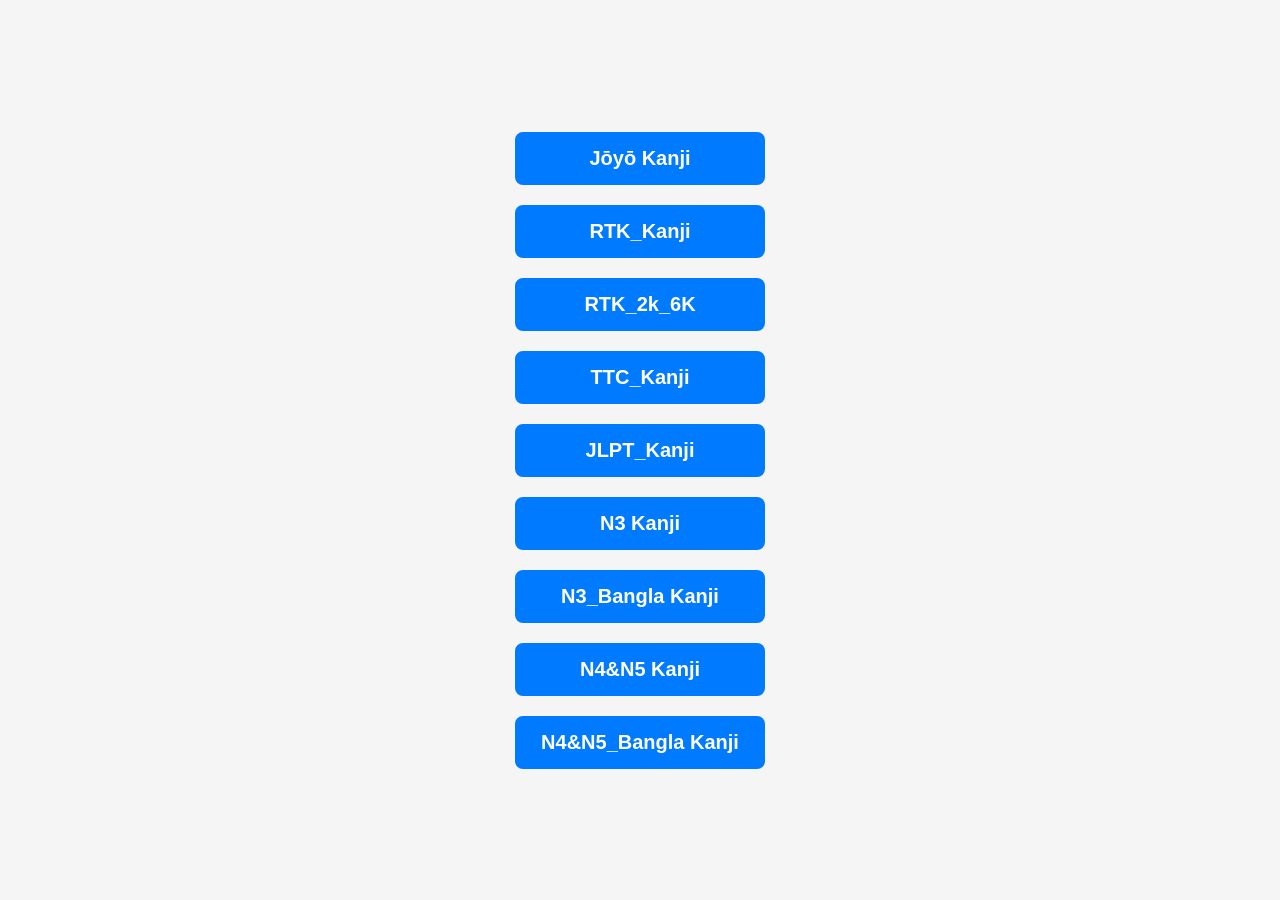
<file: index.html>
<!DOCTYPE html>
<html lang="en">
<head>
    <meta charset="UTF-8">
    <meta name="viewport" content="width=device-width, initial-scale=1.0">
    <title>KANJI</title>

    <style>
        body {
            margin: 0;
            font-family: Arial, sans-serif;
            background: #f5f5f5;

            display: flex;
            flex-direction: column;
            justify-content: center;
            align-items: center;

            height: 100vh;
        }

        .btn {
            display: inline-block;
            width: 220px;
            padding: 15px;
            margin: 10px;

            background: #007bff;
            color: white;

            text-decoration: none;
            text-align: center;
            font-size: 20px;
            font-weight: bold;

            border-radius: 8px;
            transition: 0.3s;
        }

        .btn:hover {
            background: #0056b3;
        }
    </style>
</head>
<body>

    <a href="joyo_Kanji/index.html" class="btn">Jōyō Kanji</a>
    <a href="RTK_Kanji/index.html" class="btn">RTK_Kanji</a>
    <a href="RTK_Dek/index.html" class="btn">RTK_2k_6K</a>
    <a href="TTC_Kanji/index.html" class="btn">TTC_Kanji</a>
    <a href="JLPT_Kanji/index.html" class="btn">JLPT_Kanji</a>
    <a href="N3/index.html" class="btn">N3 Kanji</a>
    <a href="N3_bangla/" class="btn">N3_Bangla Kanji</a>
    <a href="N4_N5/index.html" class="btn">N4&N5 Kanji</a>
    <a href="N4_N5_bangla/index.html" class="btn">N4&N5_Bangla Kanji</a>


</body>
</html>
</file>
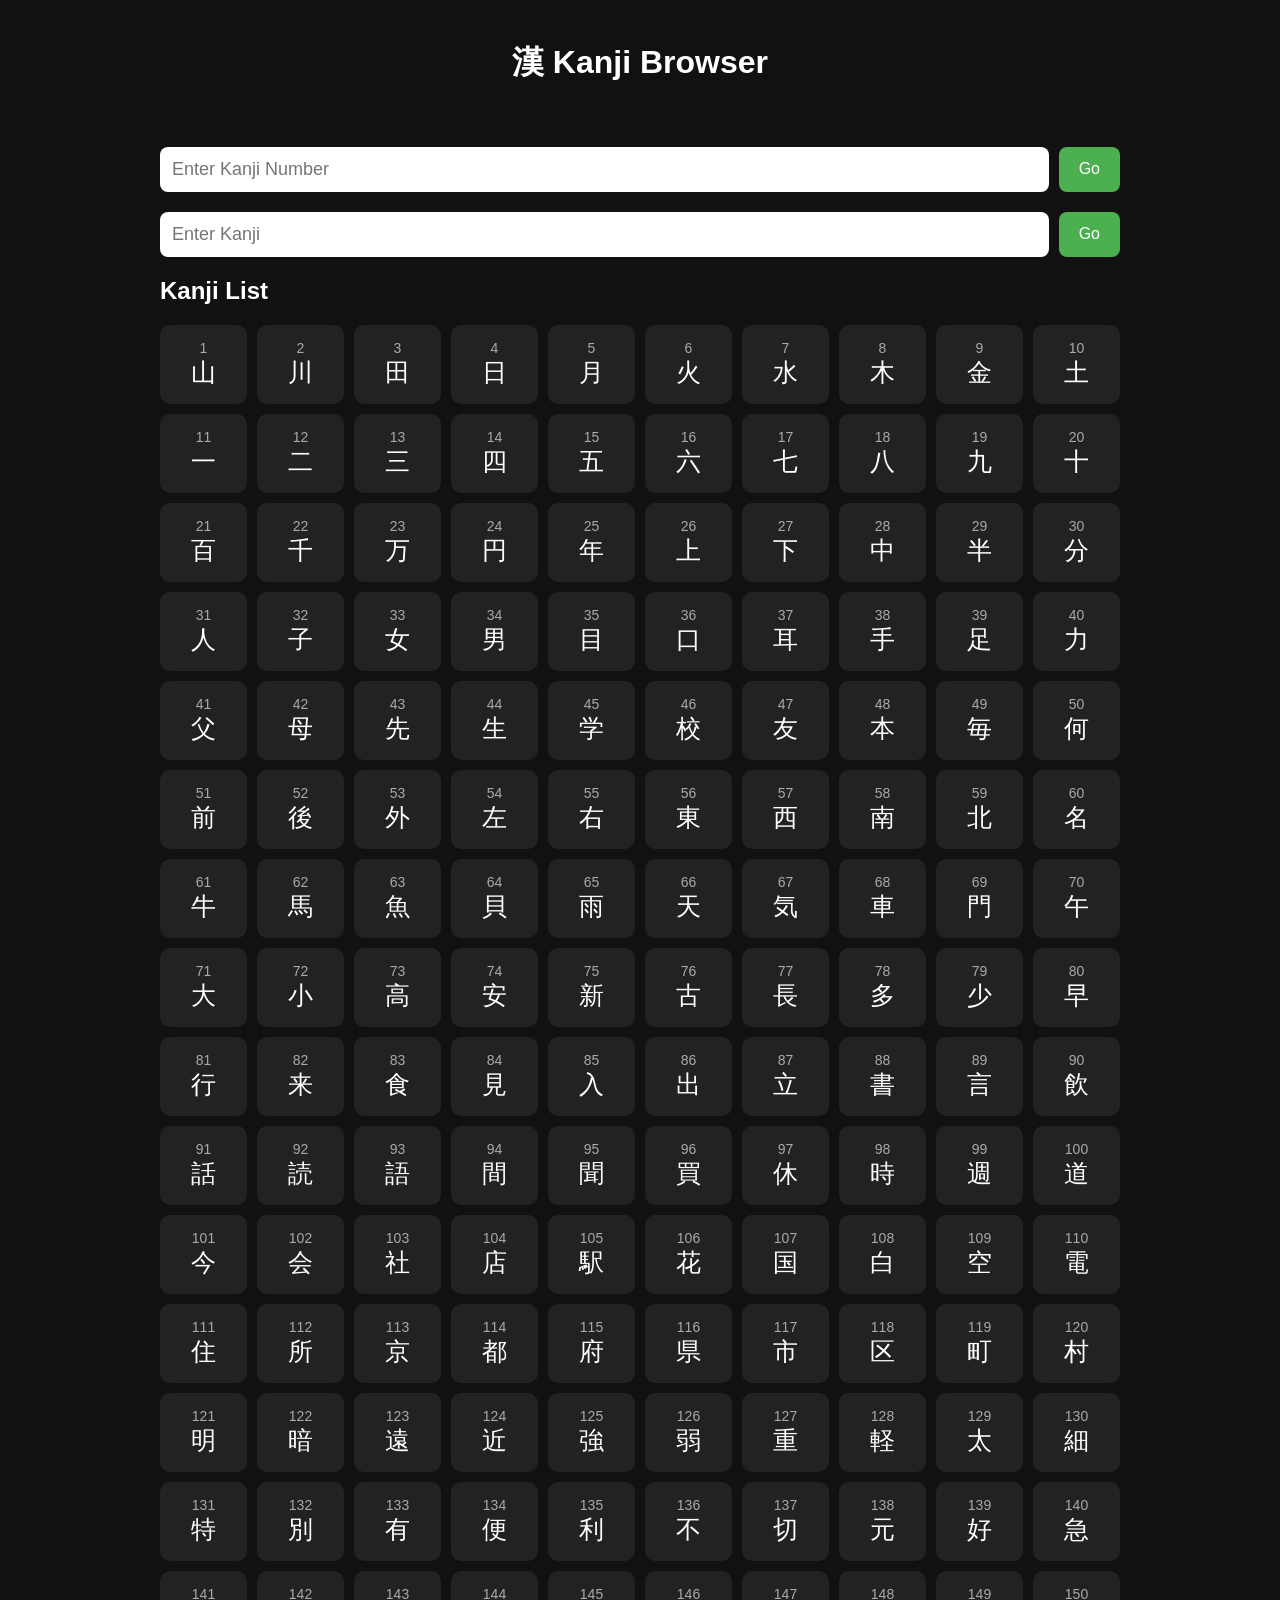
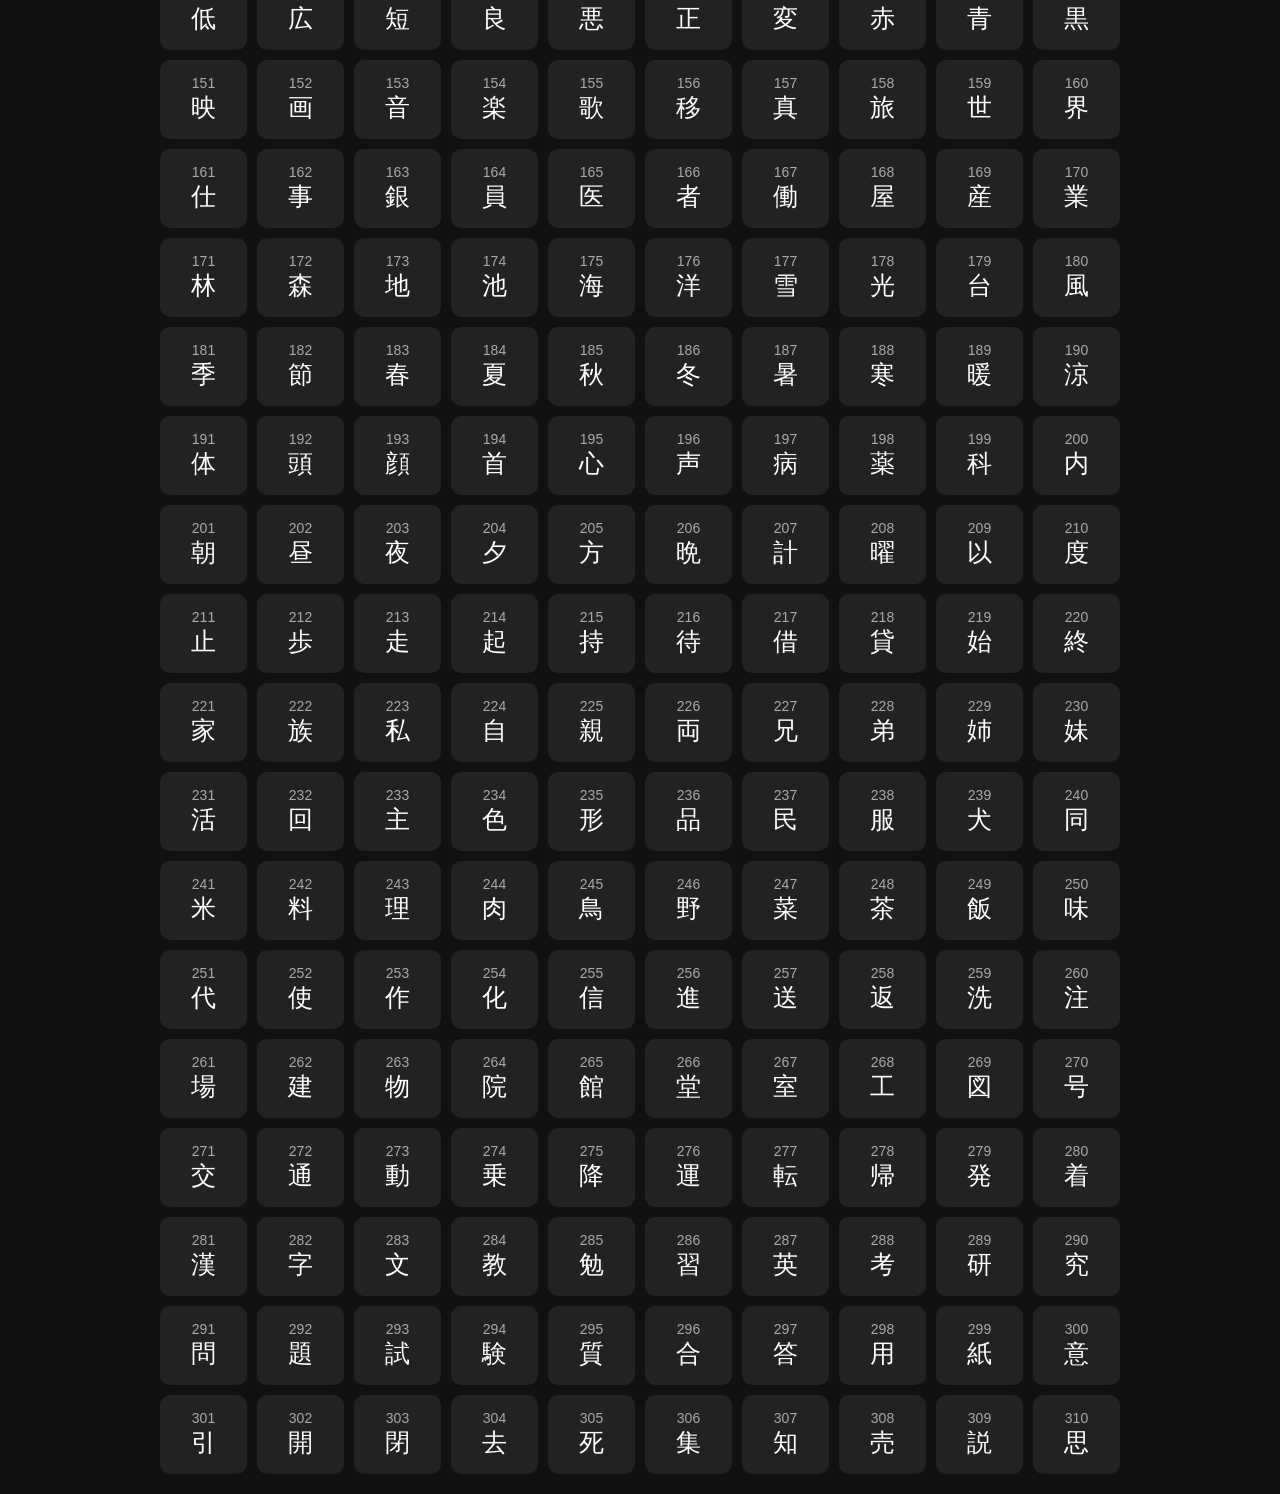
<file: JLPT_Kanji/index.html>
<!DOCTYPE html>
<html lang="en">

<head>

<meta charset="UTF-8">

<meta name="viewport" content="width=device-width, initial-scale=1.0">

<title>Kanji Browser</title>

<link rel="stylesheet" href="style.css">

</head>


<body>


<header>

<h1>漢 Kanji Browser</h1>

</header>



<main>


<section class="search-box">


<input 
id="numberSearch"
placeholder="Enter Kanji Number">


<button onclick="searchNumber()">
Go
</button>


</section>




<section class="search-box">


<input 
id="kanjiSearch"
placeholder="Enter Kanji">


<button onclick="searchKanji()">
Go
</button>


</section>




<h2>Kanji List</h2>


<div id="kanjiGrid"></div>



</main>



<script src="js/app.js"></script>


</body>

</html>
</file>
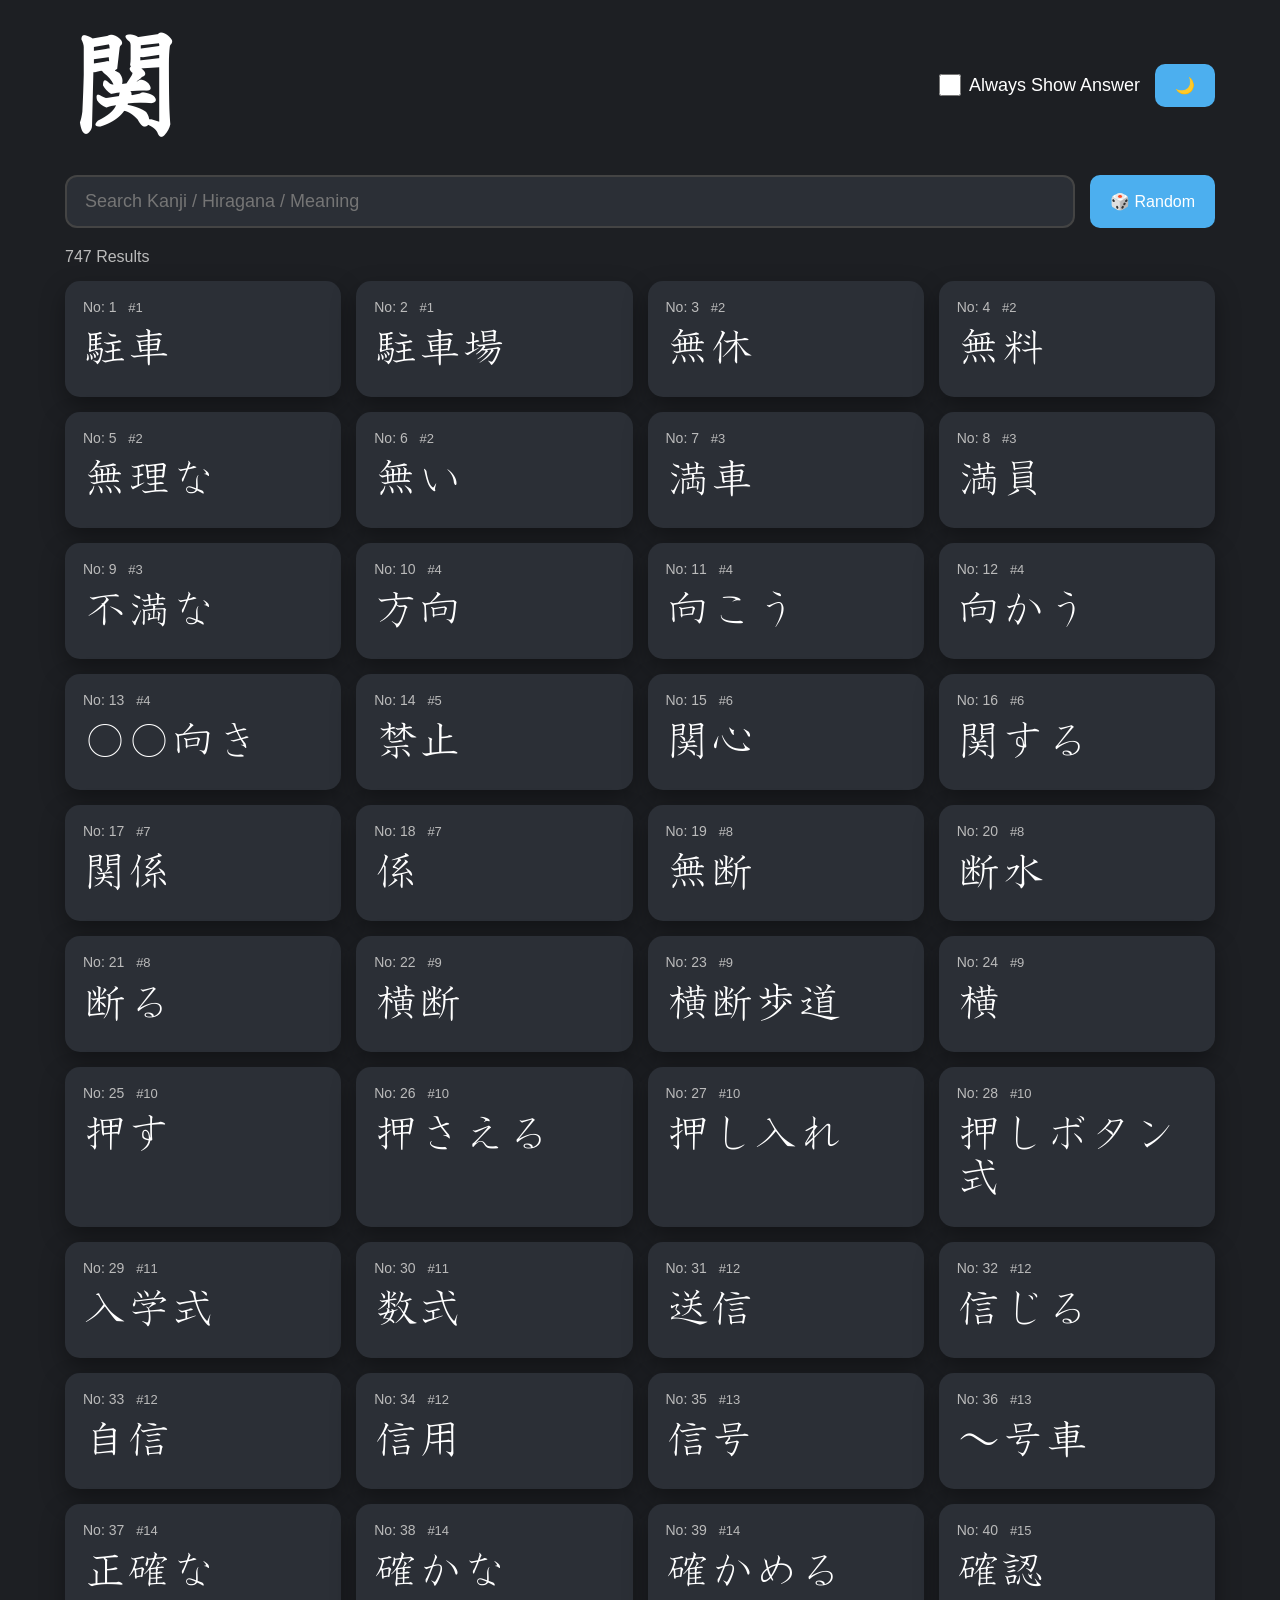
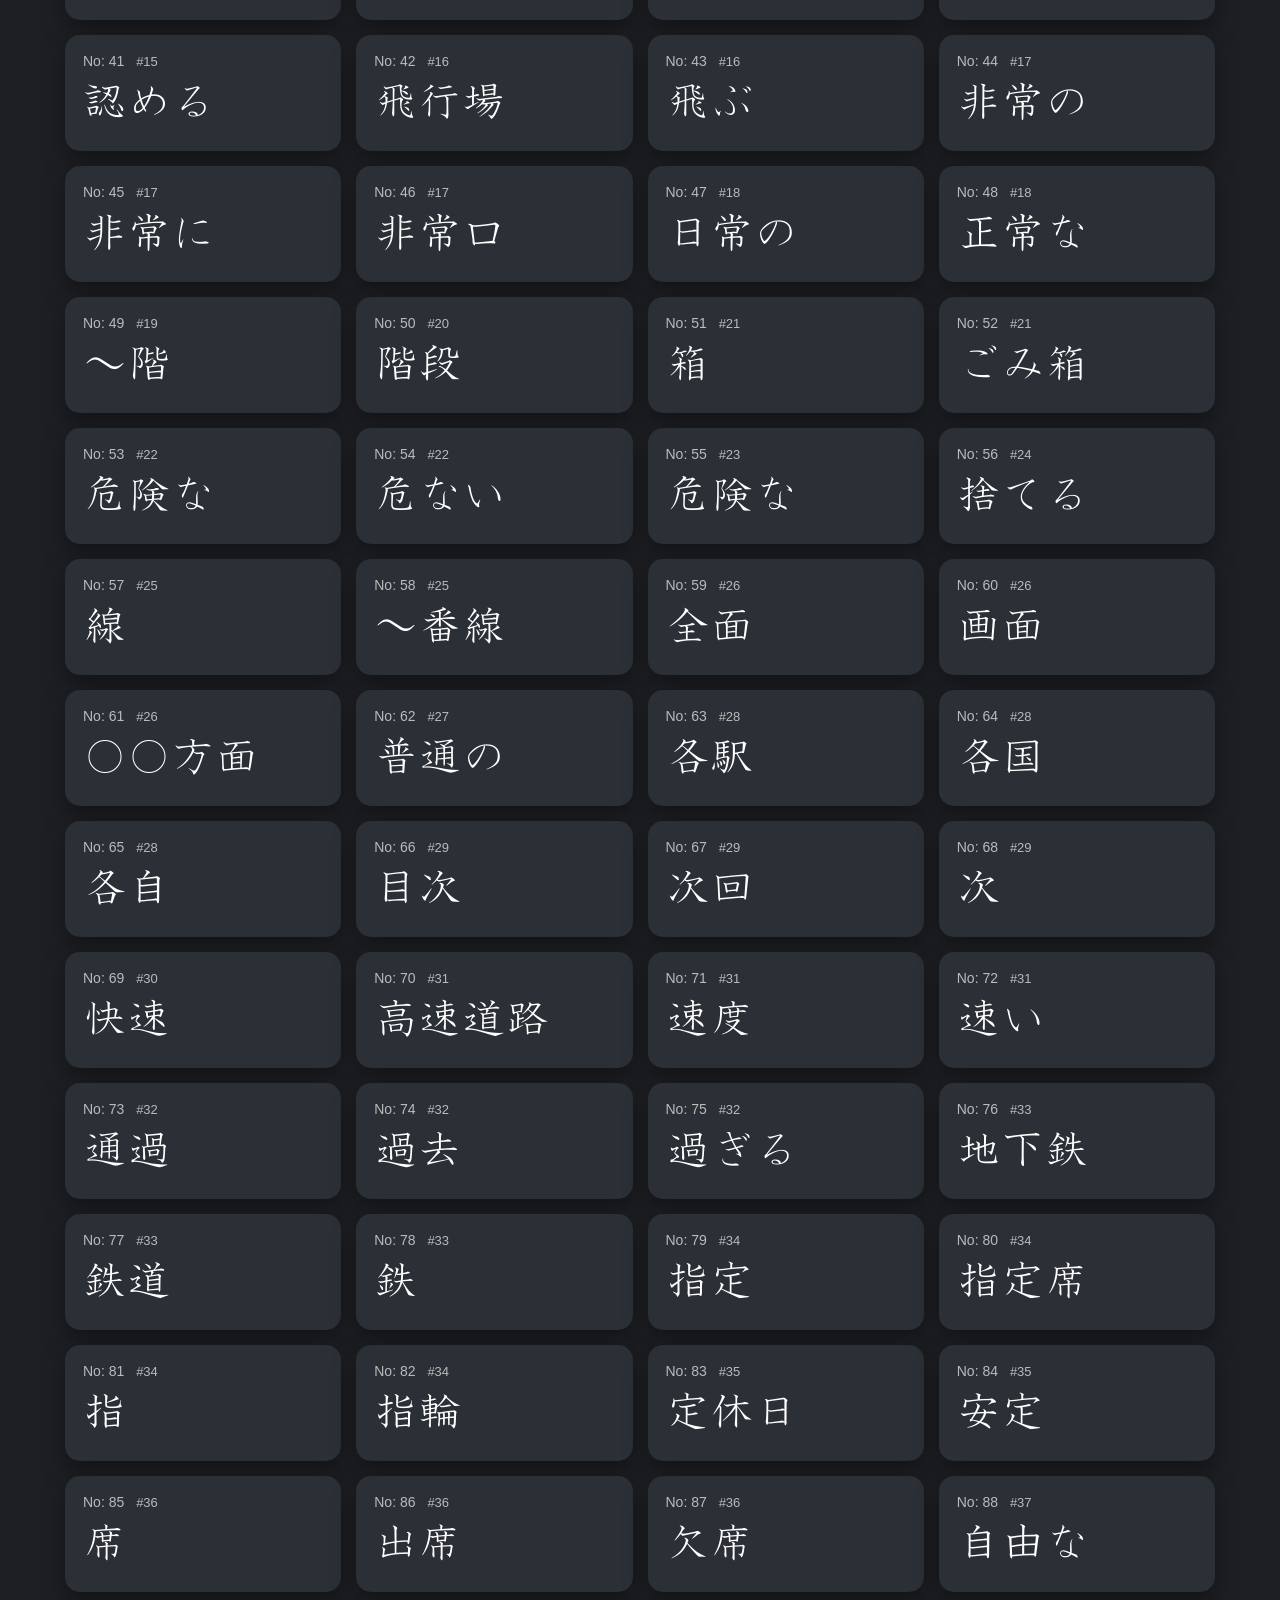
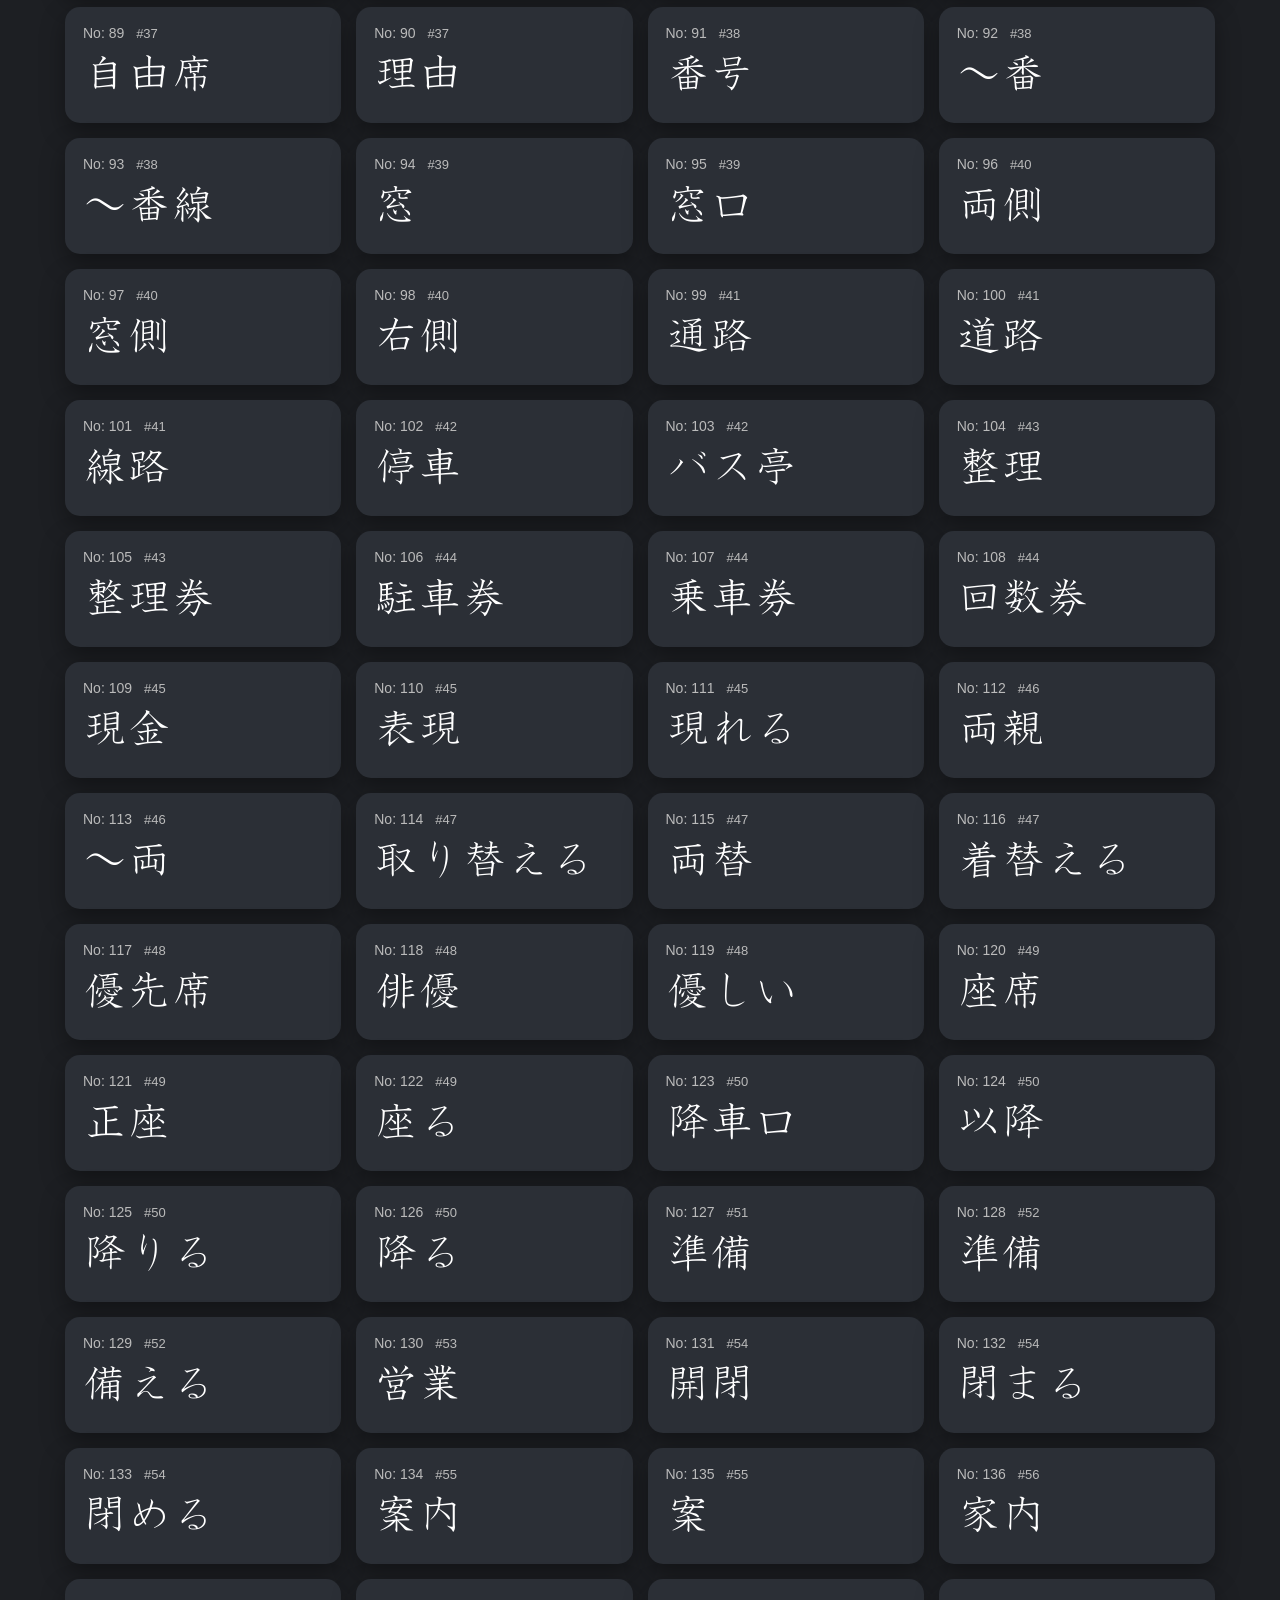
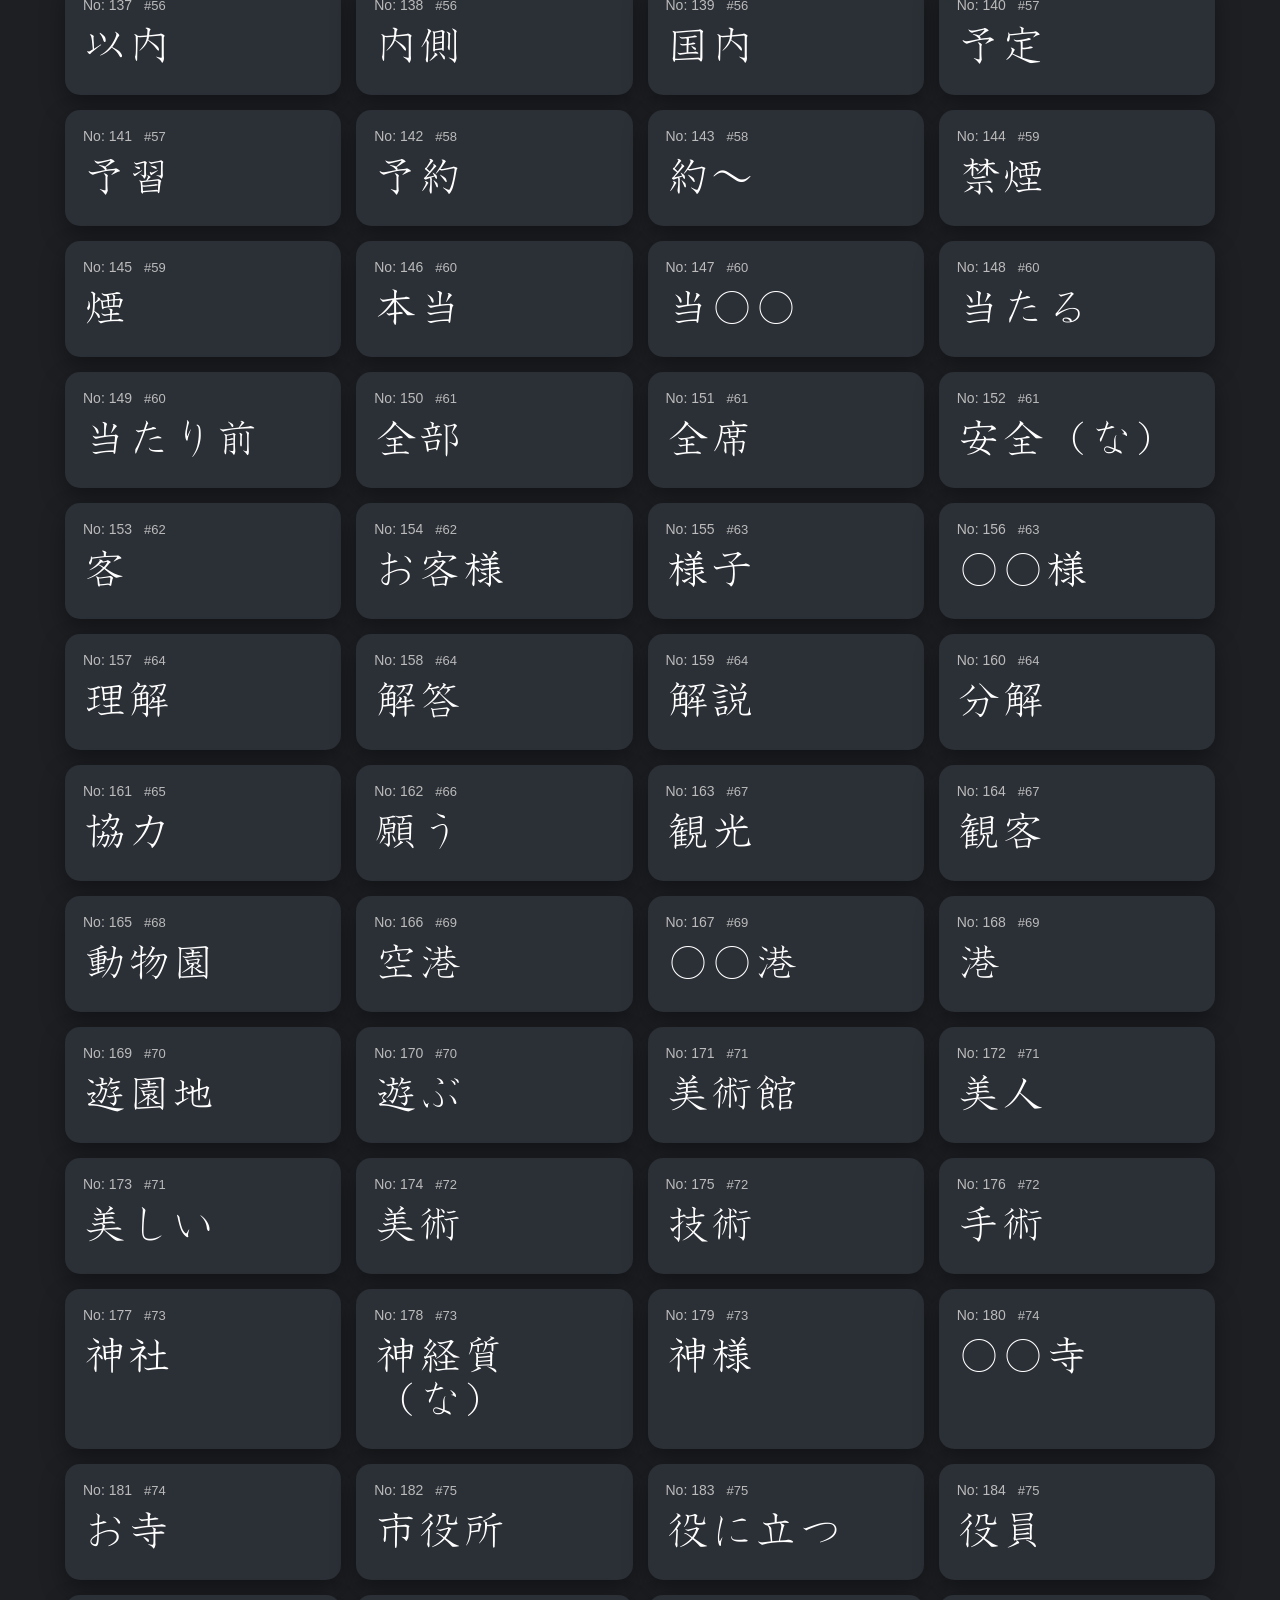
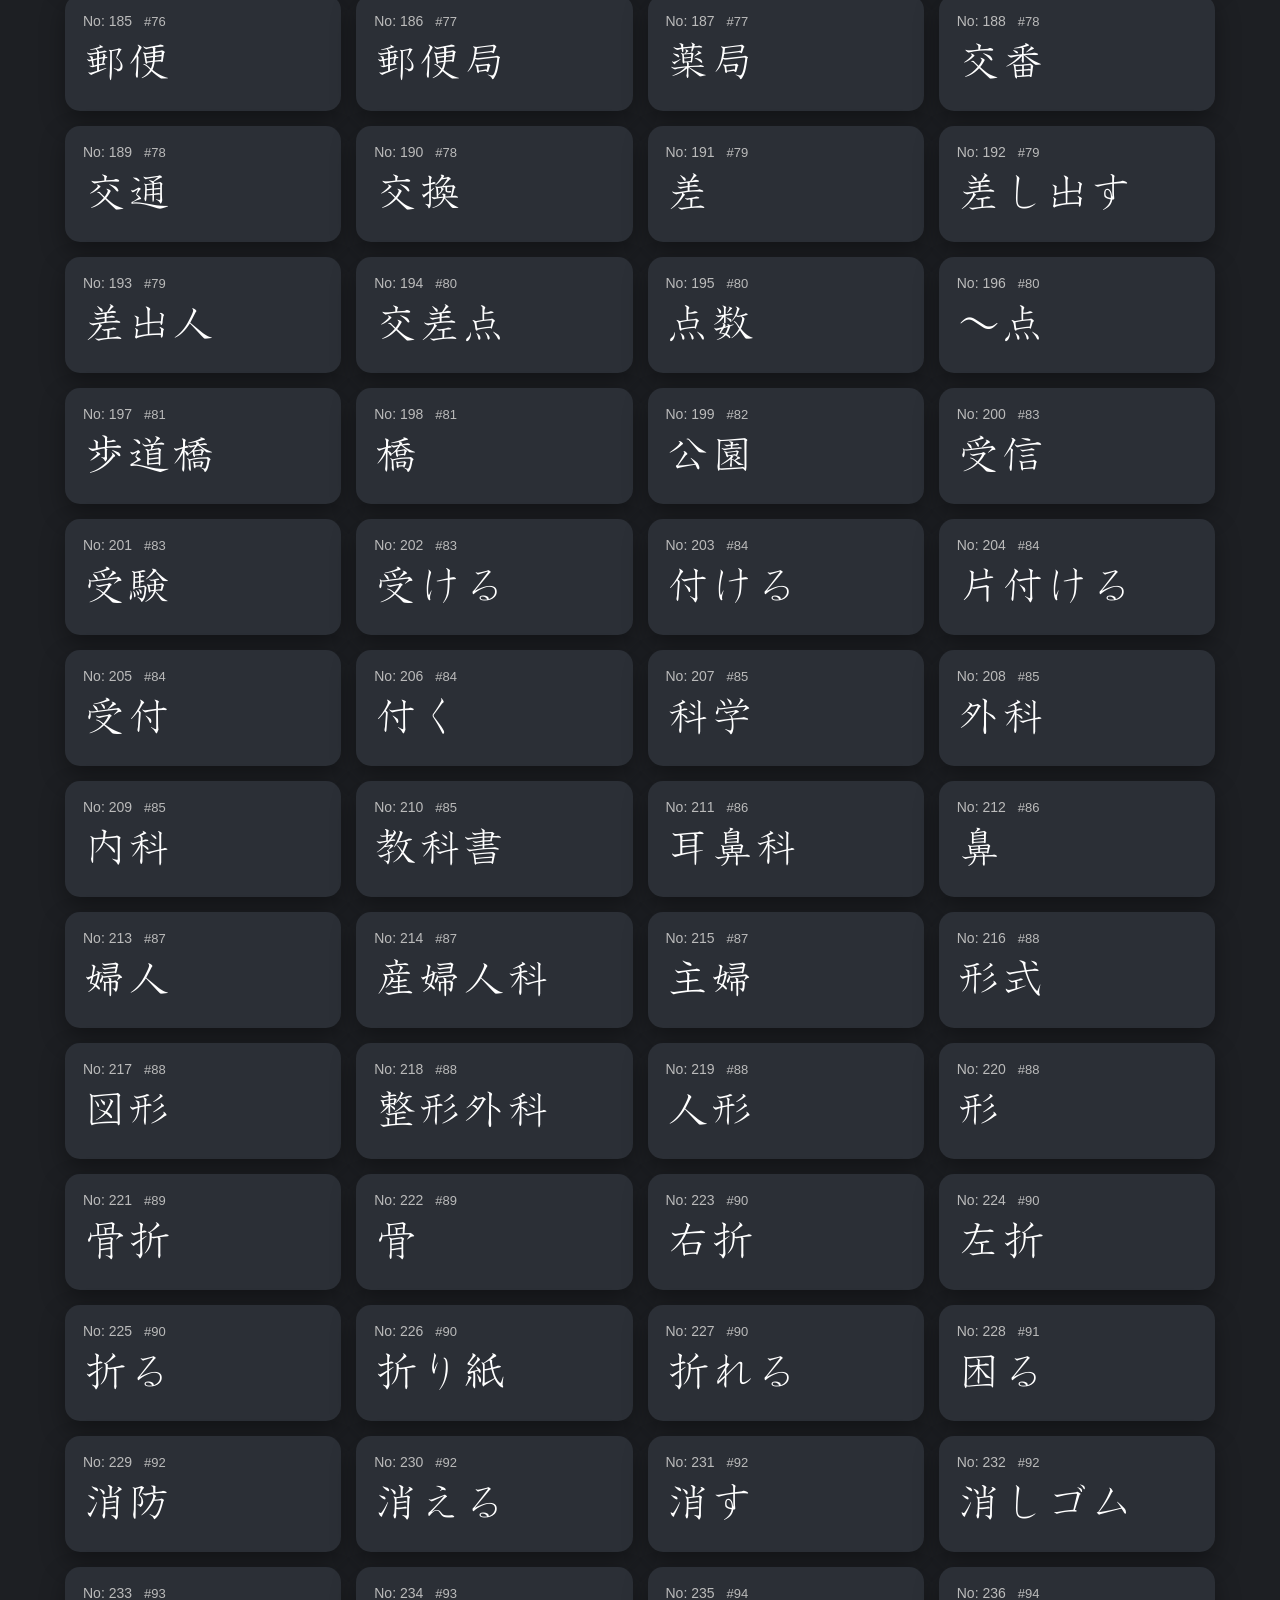
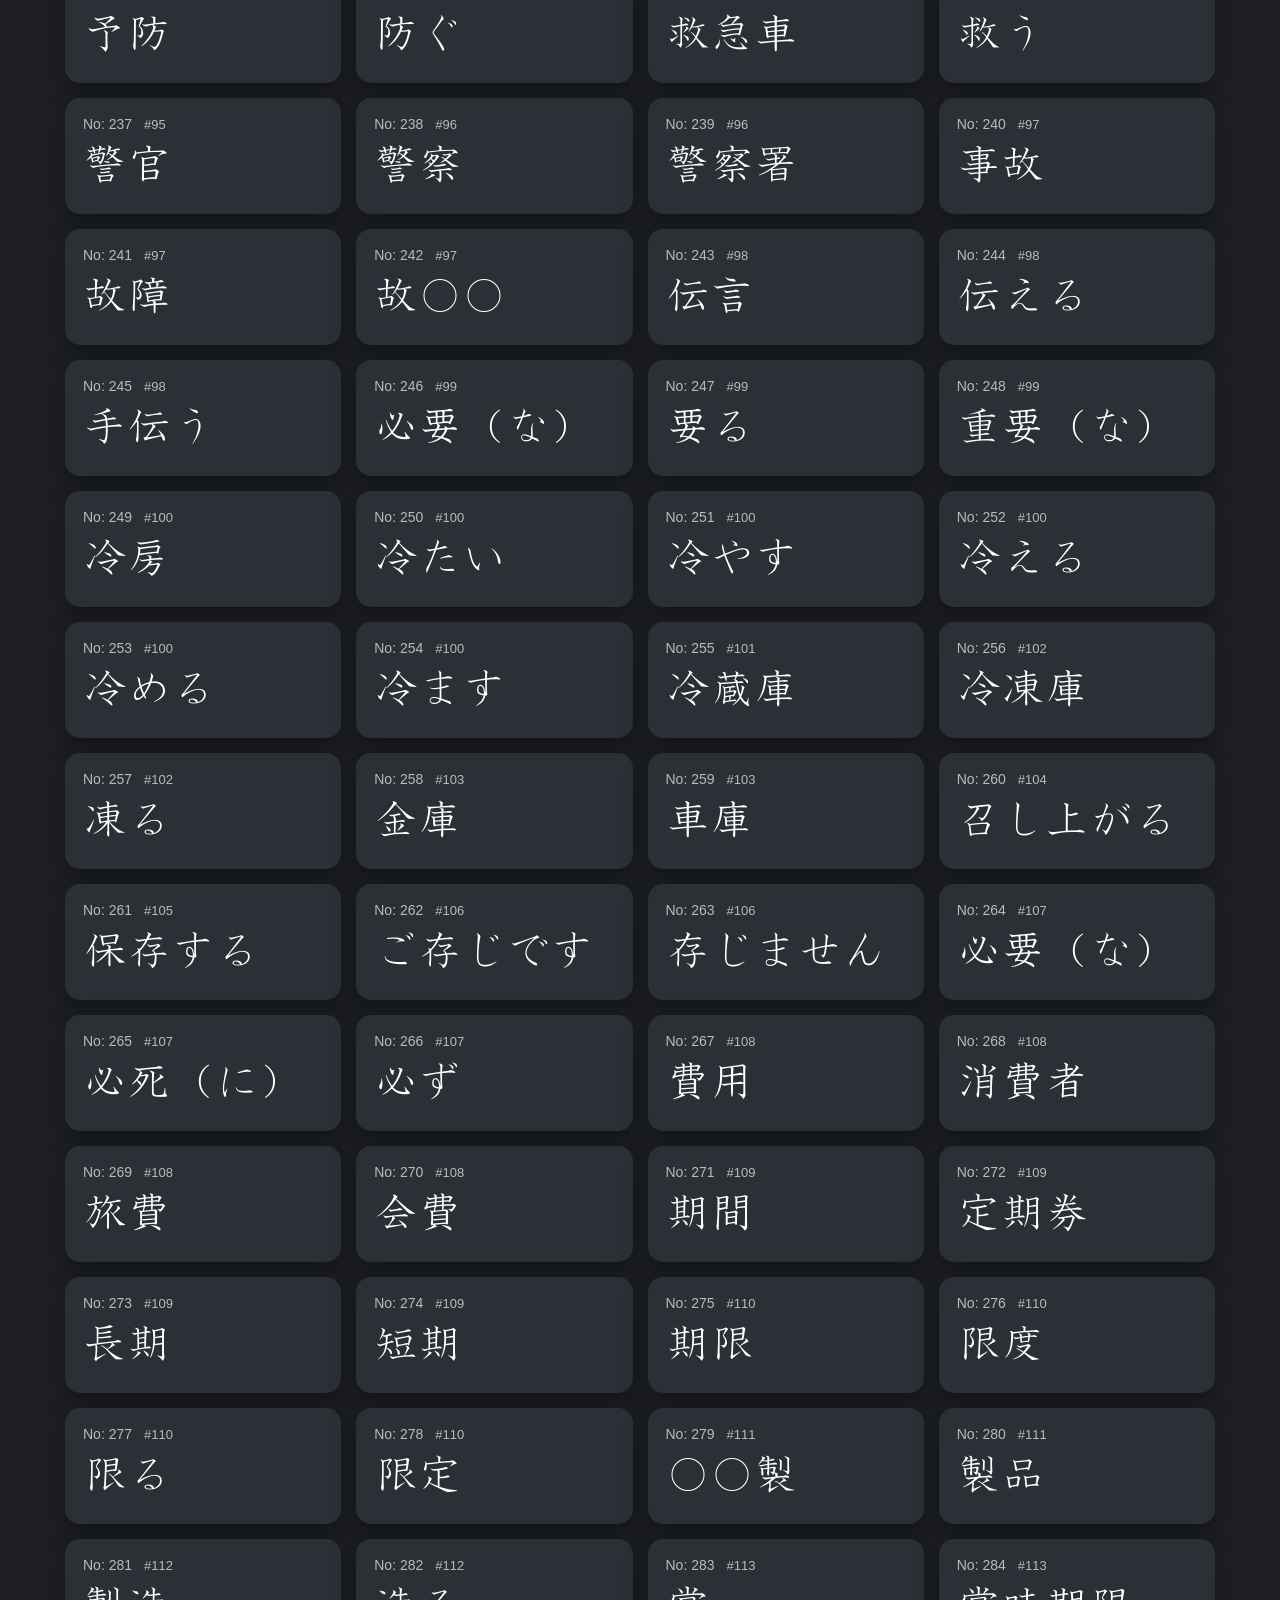
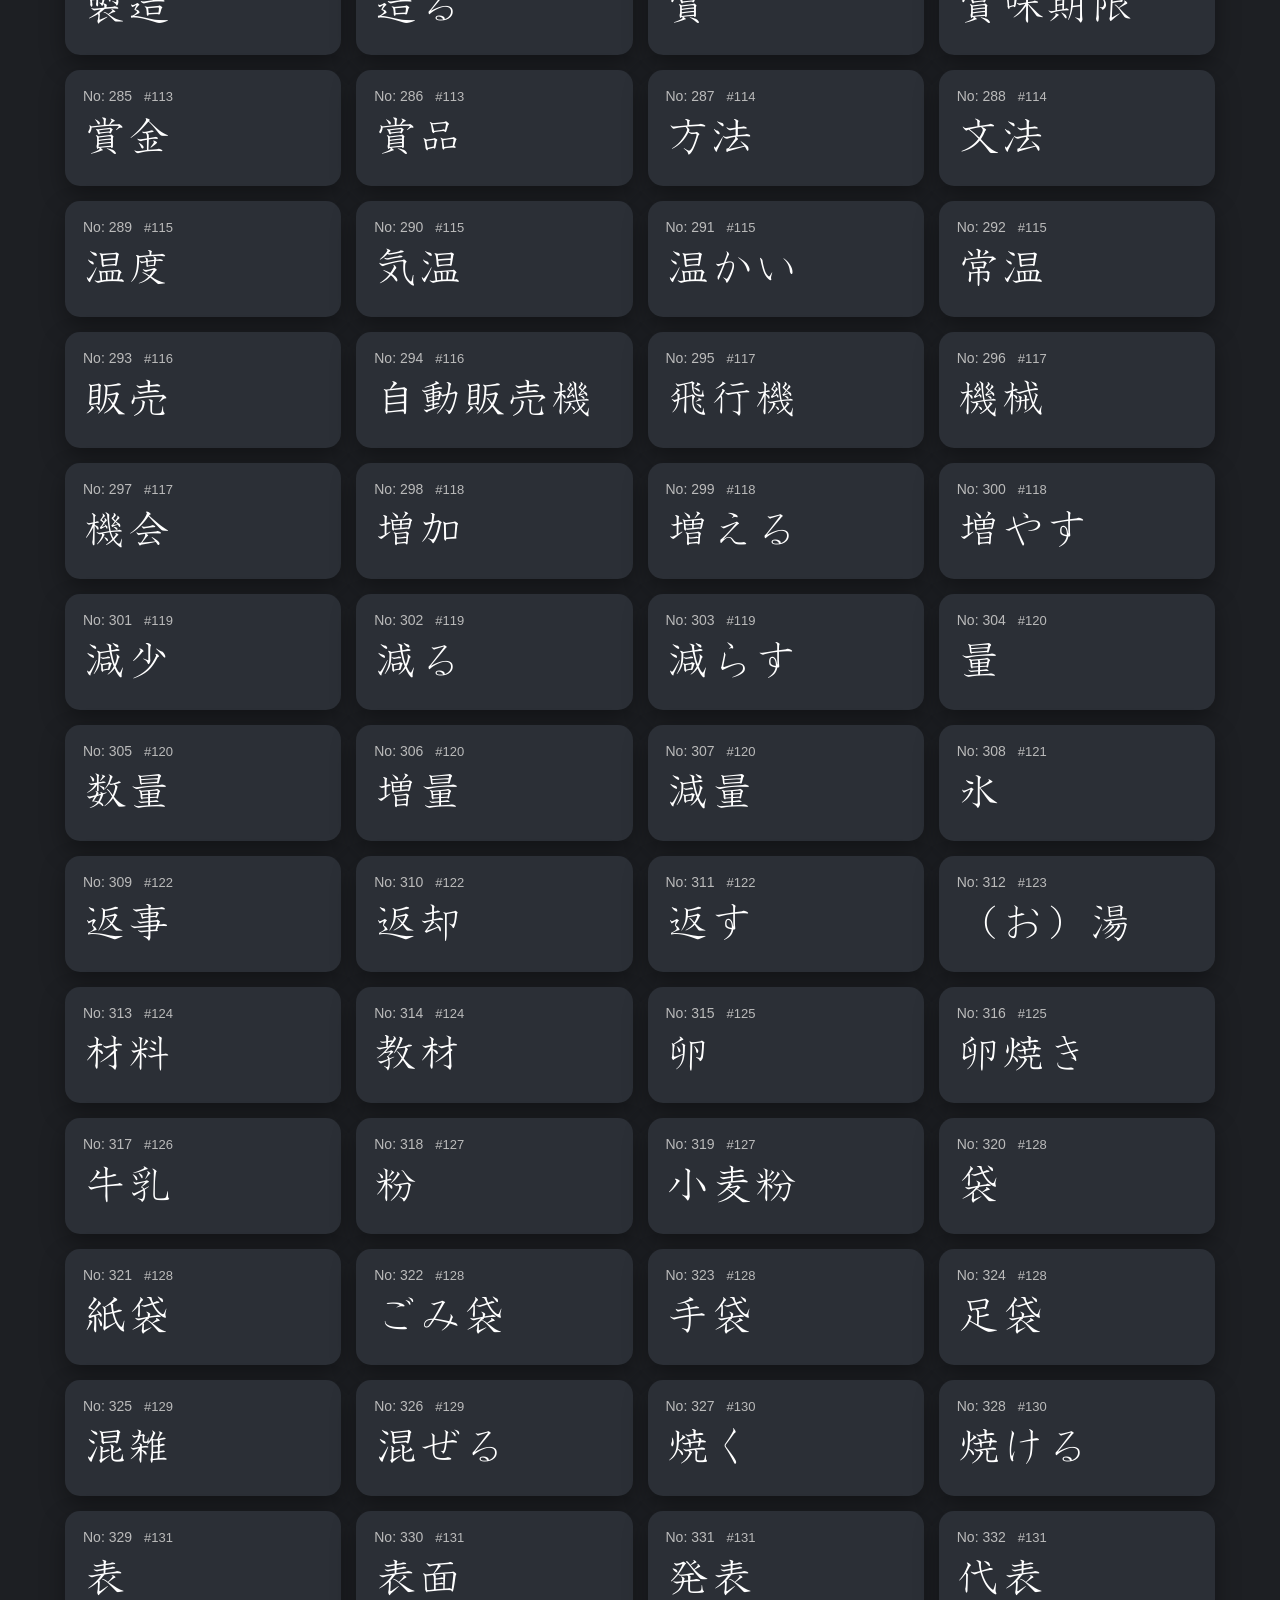
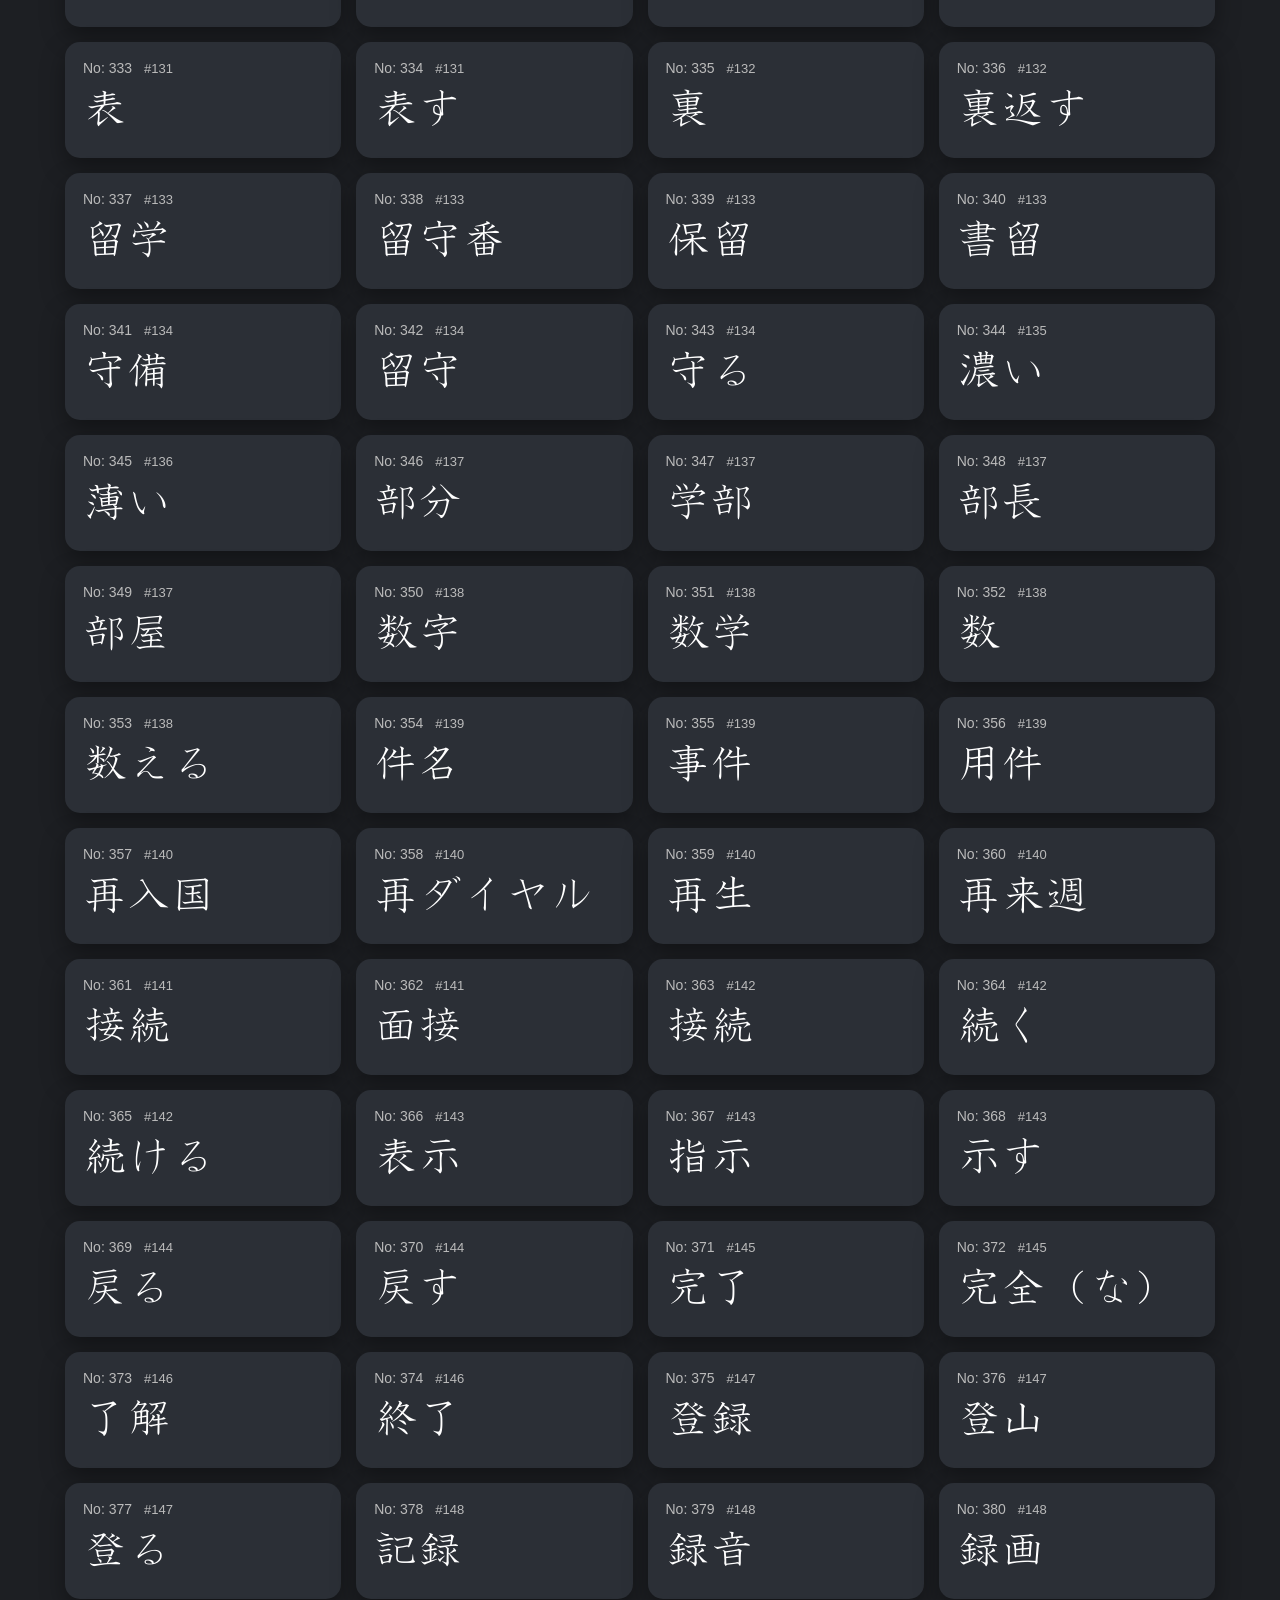
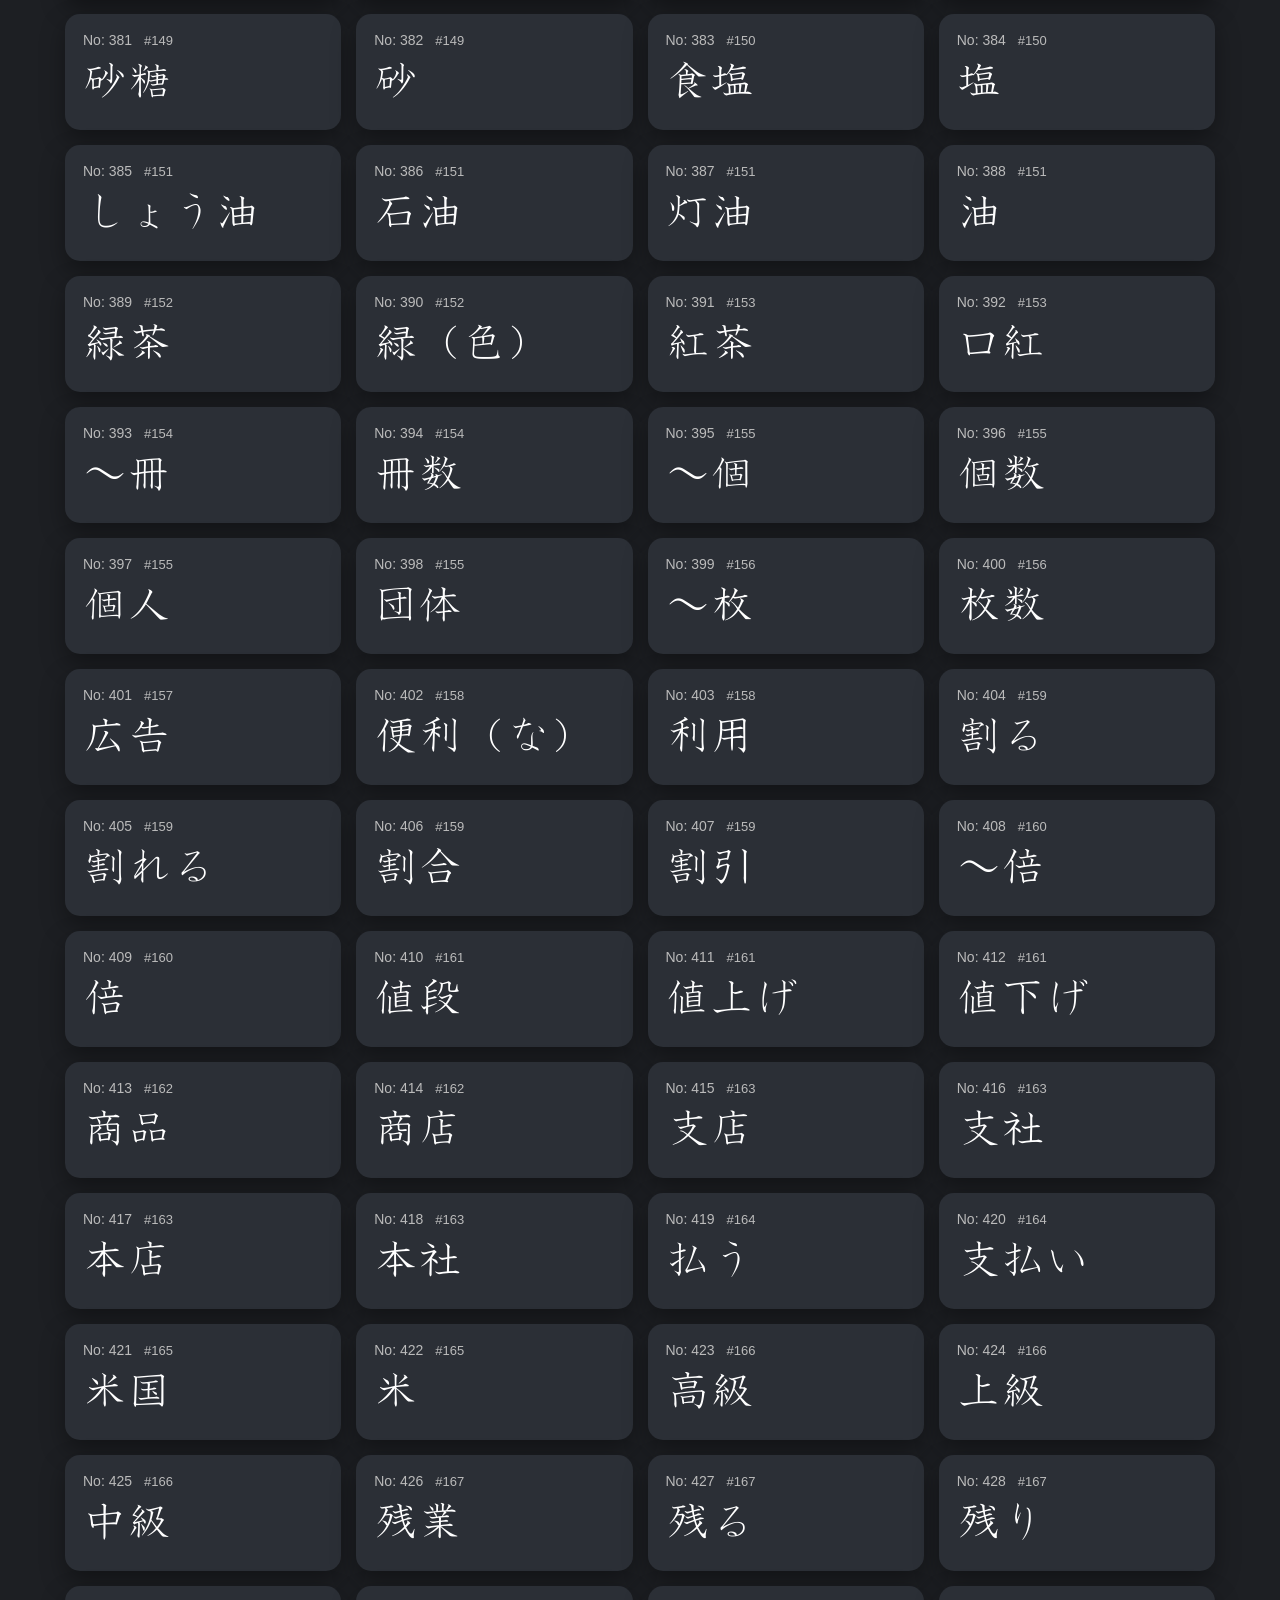
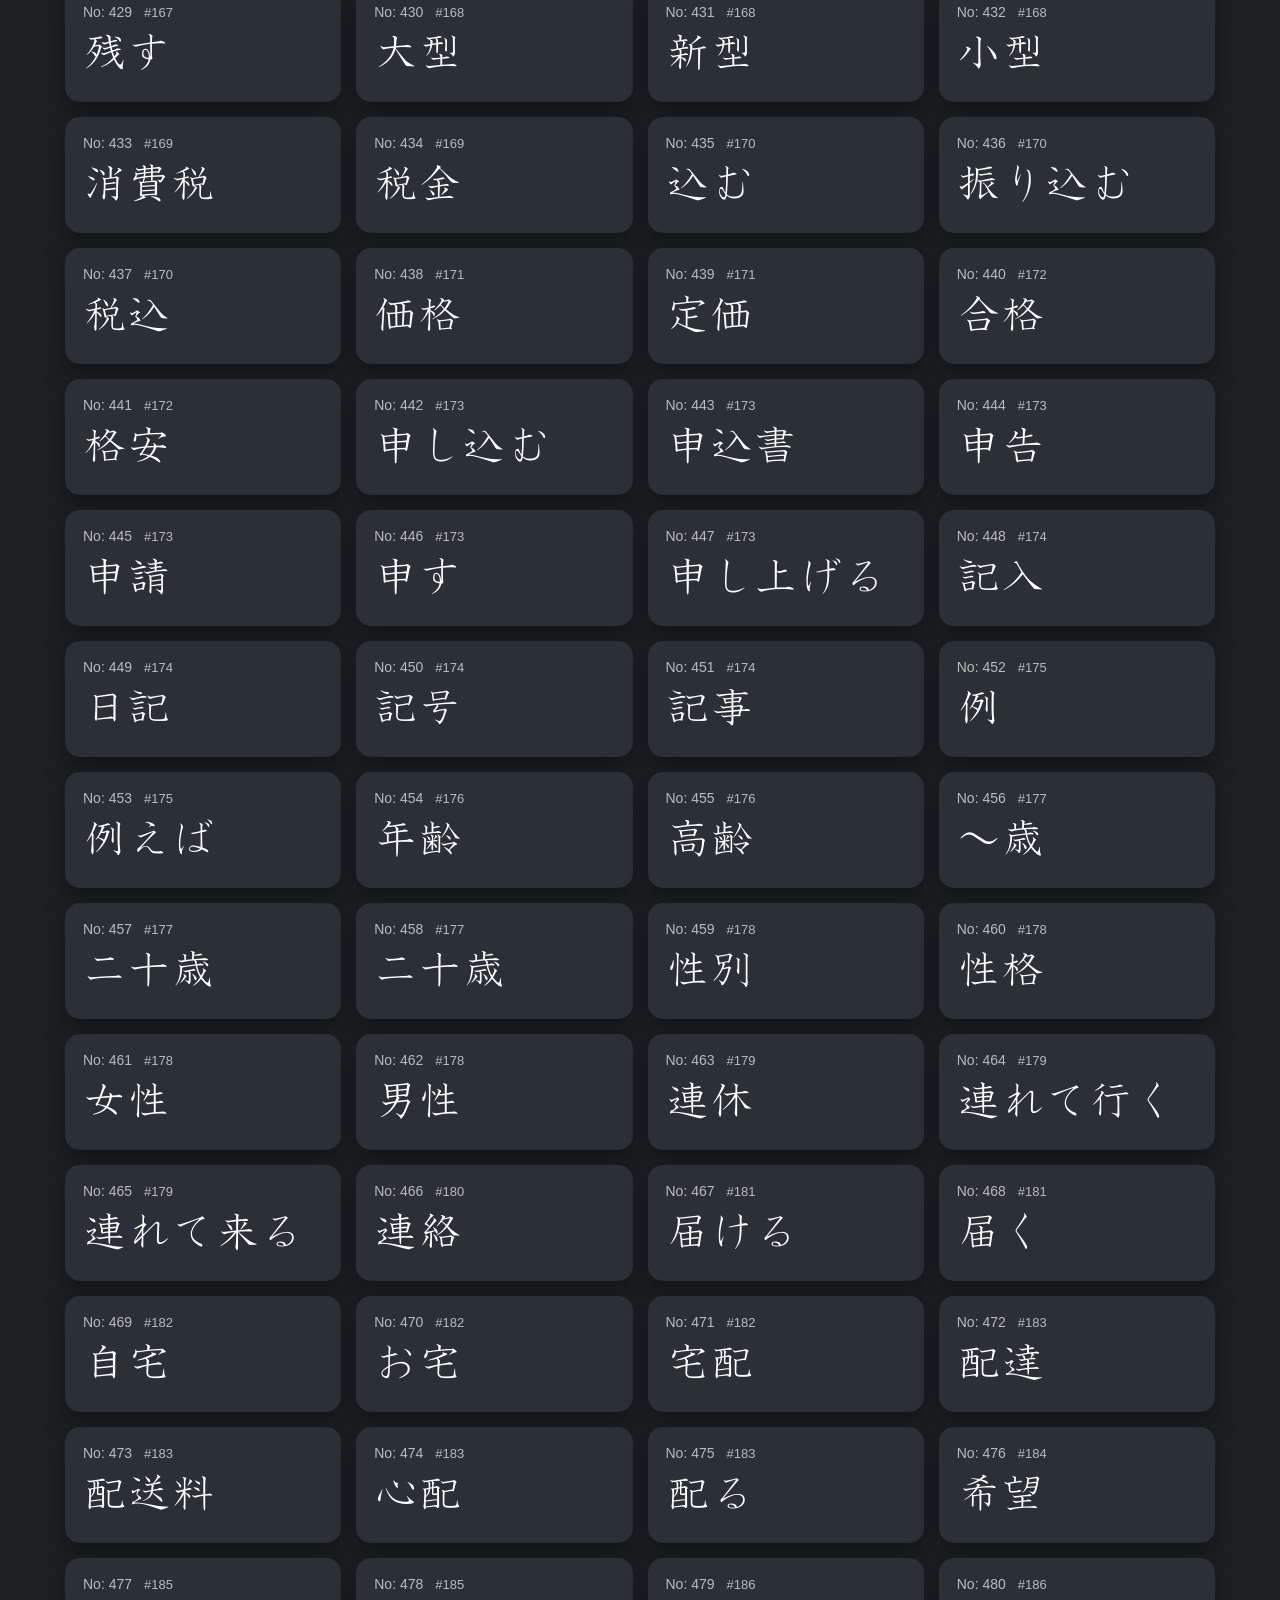
<file: N3/index.html>
<!DOCTYPE html>
<html lang="en">

<head>

    <meta charset="UTF-8">
    <meta name="viewport" content="width=device-width, initial-scale=1.0">

    <title>Kanji Vocabulary Viewer</title>

    <link rel="stylesheet" href="css/style.css">
    <link rel="stylesheet" href="css/home.css">

</head>

<body data-page="home">

<div class="container">

<header>

<h1 id="mainKanji" class="kanjiFont">関</h1>

<div class="topButtons">

<label>

<input
type="checkbox"
id="alwaysShow">

Always Show Answer

</label>

<button type="button" id="themeButton">

🌙

</button>

</div>

</header>

<section class="searchArea">

<input
type="text"
id="searchInput"
placeholder="Search Kanji / Hiragana / Meaning">

<button type="button" id="randomButton">

🎲 Random

</button>

</section>

<section class="resultInfo">

<span id="resultCount">

0 Results

</span>

</section>

<section id="resultList">

<!-- JavaScript -->

</section>

</div>

<script src="js/storage.js"></script>
<script src="js/csv.js"></script>
<script src="js/search.js"></script>
<script src="js/theme.js"></script>
<script src="js/home.js"></script>

</body>

</html>
</file>
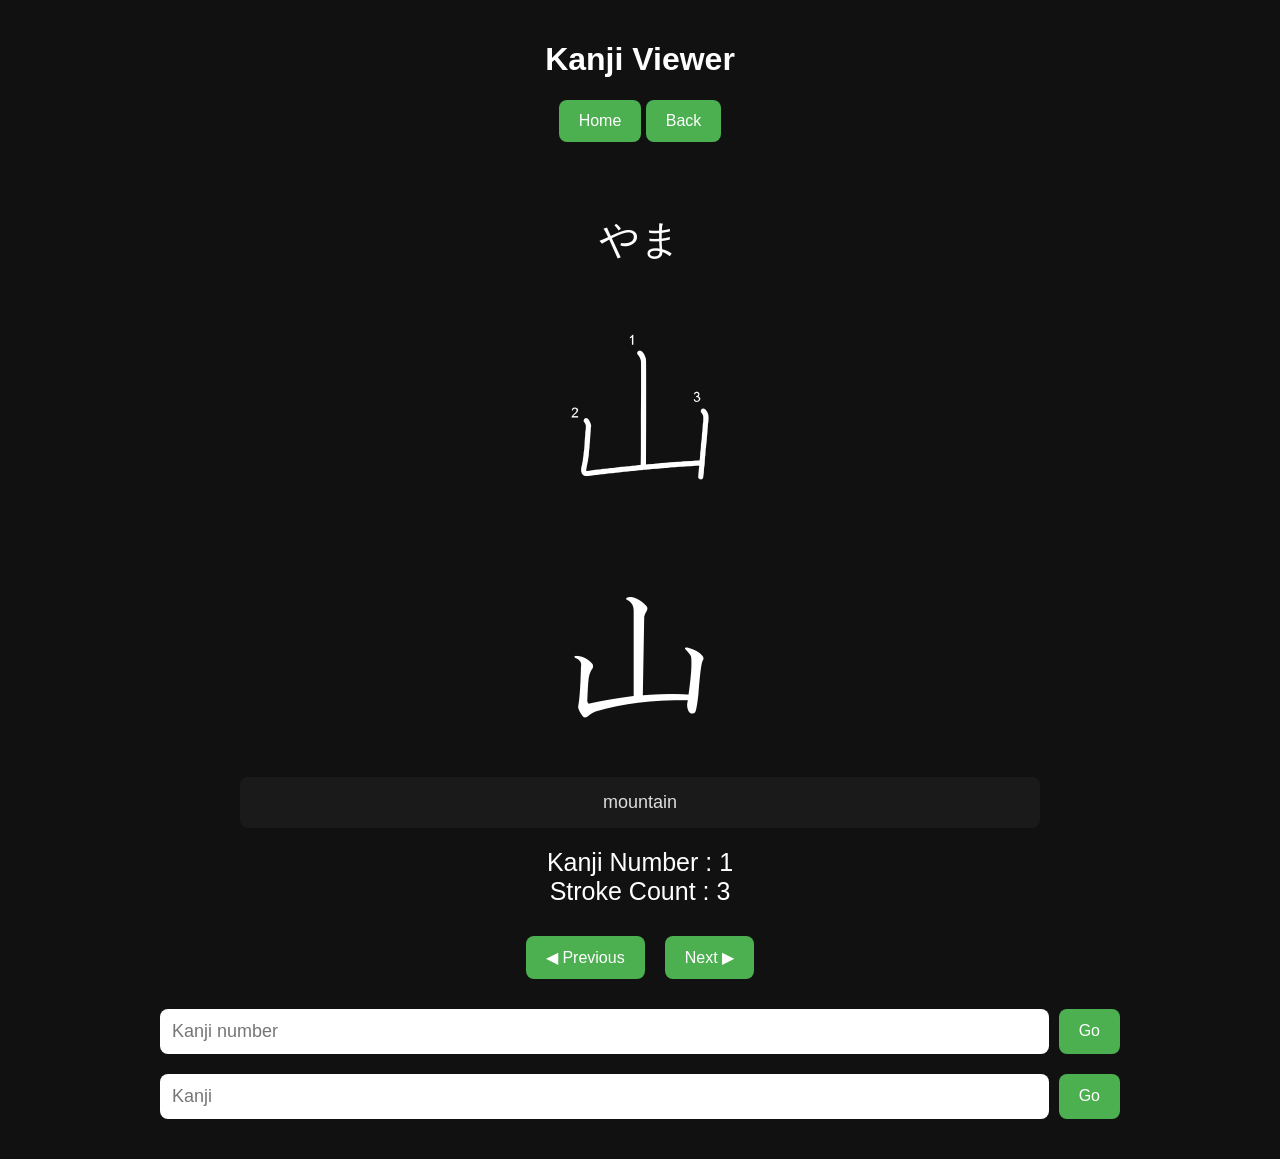
<file: JLPT_Kanji/viewer.html>
<!DOCTYPE html>

<html lang="en">


<head>


<meta charset="UTF-8">


<meta name="viewport" content="width=device-width,initial-scale=1.0">


<title>Kanji Viewer</title>


<link rel="stylesheet" href="style.css">


</head>



<body>



<header>

<h1>Kanji Viewer</h1>

<button onclick="window.location.href='../index.html'">Home</button>
<button onclick="window.location.href='index.html'">Back</button>

</header>



<main id="viewer">


</main>



<script src="js/viewer.js"></script>


</body>


</html>
</file>
<file: JLPT_Kanji/style.css>
@font-face {

font-family:StrokeOrder;

src:url("../font/KanjiStrokeOrders_v4.005.ttf");

}


@font-face {

font-family:HGRKK;

src:url("../font/HGRKK.ttc");

}



*{

box-sizing:border-box;

}



body{

margin:0;

background:#111;

color:white;

font-family:Arial,sans-serif;

}



header{

text-align:center;

padding:20px;

}



main{

max-width:1000px;

margin:auto;

padding:20px;

}



.search-box{

display:flex;

gap:10px;

margin-bottom:20px;

}



input{

flex:1;

padding:12px;

font-size:18px;

border-radius:8px;

border:none;

}



button{

padding:12px 20px;

border:none;

border-radius:8px;

background:#4caf50;

color:white;

font-size:16px;

cursor:pointer;

}



button:hover{

opacity:.8;

}



#kanjiGrid{

display:grid;

grid-template-columns:

repeat(auto-fill,minmax(80px,1fr));

gap:10px;

}



.card{

background:#222;

padding:15px;

border-radius:10px;

text-align:center;

font-size:25px;

cursor:pointer;

}



.card:hover{

background:#333;

}



.number{

font-size:14px;

color:#aaa;

}



.meaning{

font-size:40px;

text-align:center;

margin:30px;

}



.kanji{

font-size:180px;

text-align:center;

margin:30px;

}



.stroke{

font-family:StrokeOrder;

}



.hgrkk{

font-family:HGRKK;

}

/* Story / mnemonic block styling */
.story{
    max-width:800px;
    margin:10px auto 20px auto;
    padding:12px 16px;
    background:rgba(255,255,255,0.04);
    border-radius:8px;
    font-size:18px;
    line-height:1.5;
    text-align:center;
    color:#ddd;
}



.info{

text-align:center;

font-size:25px;

}



.navigation{

display:flex;

justify-content:center;

gap:20px;

margin:30px;

}



@media(max-width:600px){


.kanji{

font-size:120px;

}


}
</file>
<file: N3/css/style.css>
/* ===========================
   FONT
=========================== */

@font-face{
    font-family:"HGR";
    src:url("../../font/HGRKK.ttc");
}

@font-face{
    font-family:"Stroke";
    src:url("../../font/KanjiStrokeOrders_v4.005.ttf");
}

/* ===========================
   COLOR
=========================== */

:root{

    --bg:#1d1f23;
    --card:#2b2f36;
    --cardHover:#383d46;

    --text:#ffffff;
    --sub:#bbbbbb;

    --accent:#4cafef;

    --border:#444;

    --button:#4cafef;
    --buttonHover:#2d8ddd;

    --shadow:0 10px 25px rgba(0,0,0,.35);

}

body.light{

    --bg:#f2f2f2;
    --card:#ffffff;
    --cardHover:#ececec;

    --text:#111;
    --sub:#555;

    --border:#ddd;

}

/* ===========================
   RESET
=========================== */

*{

    margin:0;
    padding:0;

    box-sizing:border-box;

}

html{

    scroll-behavior:smooth;

}

body{

    background:var(--bg);

    color:var(--text);

    font-family:Segoe UI,Arial,sans-serif;

    transition:.25s;

}

/* ===========================
   COMMON
=========================== */

.container{

    width:min(1200px,95%);

    margin:auto;

    padding:25px;

}

hr{

    margin:30px 0;

    border:none;

    border-top:1px solid var(--border);

}

.kanjiFont{

    font-family:"HGR";

}

.strokeFont{

    font-family:"Stroke";

}

.bigWord{

    font-size:70px;

    line-height:1.3;

}

button{

    cursor:pointer;

    border:none;

    outline:none;

    border-radius:10px;

    padding:12px 20px;

    background:var(--button);

    color:white;

    font-size:16px;

    transition:.2s;

}

button:hover{

    background:var(--buttonHover);

    transform:translateY(-2px);

}

button:active{

    transform:scale(.97);

}

input[type=text]{

    width:100%;

    padding:14px 18px;

    font-size:18px;

    border-radius:12px;

    border:2px solid var(--border);

    background:var(--card);

    color:var(--text);

    transition:.25s;

}

input[type=text]:focus{

    border-color:var(--accent);

    outline:none;

}

label{

    display:flex;

    align-items:center;

    gap:8px;

    font-size:18px;

}

input[type=checkbox]{

    width:22px;
    height:22px;

}

.card{

    background:var(--card);

    border-radius:15px;

    box-shadow:var(--shadow);

    transition:.2s;

}

.card:hover{

    background:var(--cardHover);

}

.hidden{

    display:none;

}

.center{

    text-align:center;

}

.right{

    text-align:right;

}

.left{

    text-align:left;

}

/* ===========================
   SCROLL BAR
=========================== */

::-webkit-scrollbar{

    width:10px;

}

::-webkit-scrollbar-thumb{

    background:#666;

    border-radius:20px;

}

::-webkit-scrollbar-track{

    background:transparent;

}

/* ===========================
   MOBILE
=========================== */

@media(max-width:900px){

.bigWord{

    font-size:50px;

}

button{

    width:100%;

}

.container{

    padding:15px;

}

}

@media(max-width:600px){

.bigWord{

    font-size:40px;

}

}
</file>
<file: N3/css/home.css>
header{

    display:flex;

    justify-content:space-between;

    align-items:center;

    margin-bottom:30px;

}

#mainKanji{

    font-size:120px;

}

.topButtons{

    display:flex;

    align-items:center;

    gap:15px;

}

.searchArea{

    display:flex;

    gap:15px;

    margin-bottom:20px;

}

.searchArea input{

    flex:1;

}

.resultInfo{

    margin-bottom:15px;

    color:var(--sub);

}

#resultList{

    display:grid;

    grid-template-columns:repeat(auto-fill,minmax(260px,1fr));

    gap:15px;

}

.resultCard{

    background:var(--card);

    border-radius:15px;

    padding:18px;

    cursor:pointer;

    transition:.2s;

    box-shadow:var(--shadow);

}

.resultCard:hover{

    transform:translateY(-5px);

    background:var(--cardHover);

}

.resultNo{

    color:var(--sub);

    font-size:14px;

}

.resultNo6{

    margin-left:8px;

    color:var(--sub);

    font-size:13px;

}

.resultWord{

    font-size:44px;

    margin:10px 0;

    font-family:HGR;

}

.resultKana{

    font-size:22px;

    color:#6cc5ff;

}

.resultMeaning{

    margin-top:10px;

    color:var(--sub);

}

.highlight{

    color:#ffca28;

}

@media(max-width:700px){

header{

    flex-direction:column;

    gap:20px;

}

.searchArea{

    flex-direction:column;

}

#mainKanji{

    font-size:80px;

}

}
</file>
